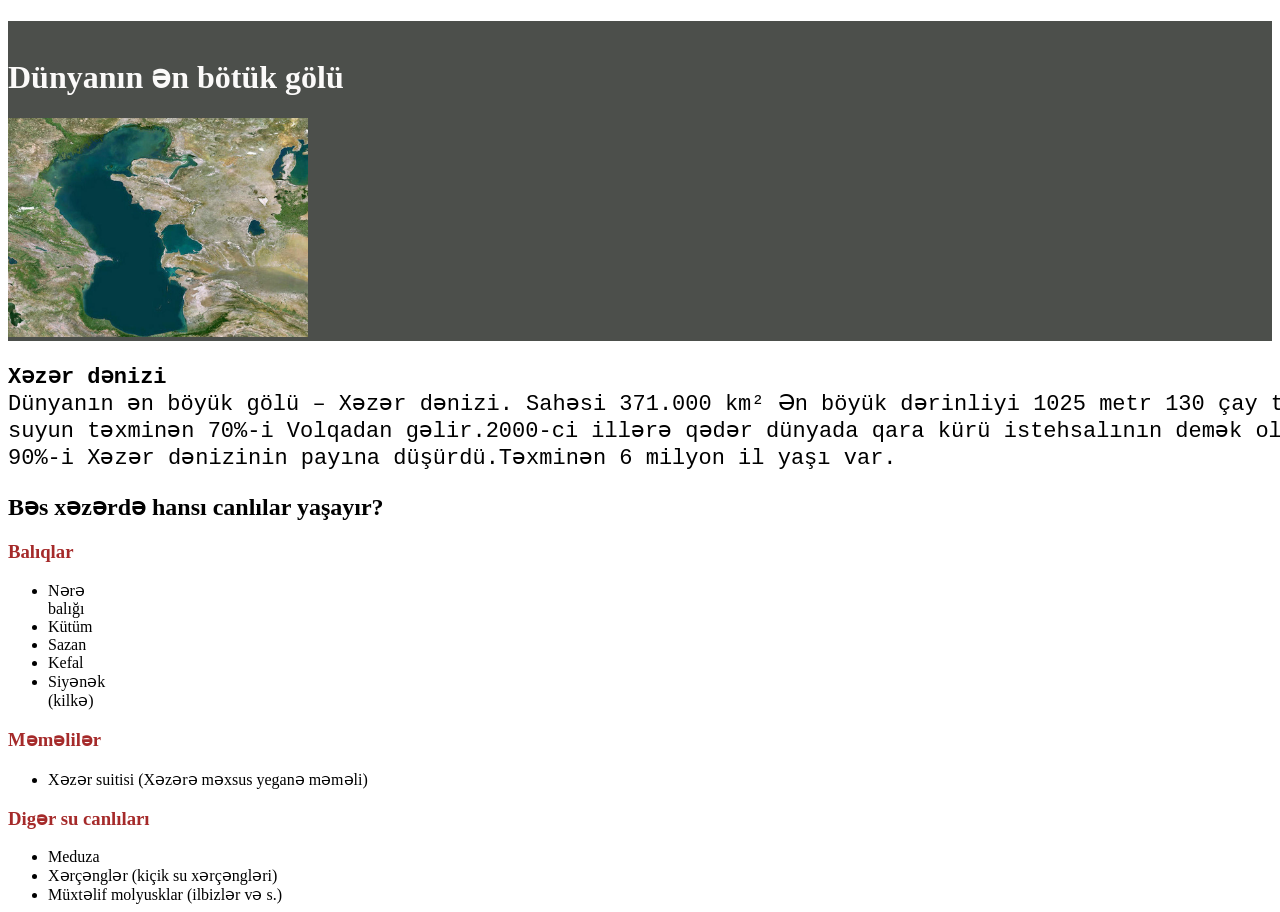
<file: anna/index.html>
<!DOCTYPE html>
<html lang="az">
<head>
    <meta charset="UTF-8">
    <meta name="viewport" content="width=device-width, initial-scale=1.0">
    <meta name="author" content="anna">
    <meta name="keywords" content="xəzər,göl">
    

    <title>Document</title>
</head>
<body>
    
    <div style="font-family: Georgia, 'Times New Roman', Times, serif;background-color: rgb(76, 79, 75);"><h1 style="color: rgb(251, 250, 249);"> <br> Dünyanın ən bötük gölü </h1>
    <img src="xezer_287576.jpg" alt="xəzər dənizi" style="width: 300px;"></div>
    <div style="font-size: 22px;"><pre><strong>Xəzər dənizi</strong>
Dünyanın ən böyük gölü – Xəzər dənizi. Sahəsi 371.000 km² Ən böyük dərinliyi 1025 metr 130 çay tökülür,
suyun təxminən 70%-i Volqadan gəlir.2000-ci illərə qədər dünyada qara kürü istehsalının demək olar ki, 
90%-i Xəzər dənizinin payına düşürdü.Təxminən 6 milyon il yaşı var.</pre></div>
<div><h2>Bəs xəzərdə hansı canlılar yaşayır?</h2>
<h3 style="color: brown;"><b>Balıqlar</b></h3>
<ul style="width: 2px;">
    <li>Nərə balığı</li>
    <li>Kütüm</li>
    <li>Sazan</li>
    <li>Kefal</li>
    <li>Siyənək (kilkə)</li>
</ul>
<h3 style="color: brown;"><b>Məməlilər</b></h3>
<ul><li>Xəzər suitisi (Xəzərə məxsus yeganə məməli)</li></ul>
<h3 style="color: brown;"><b>Digər su canlıları</b></h3>
<ul> <li>Meduza</li>
<li>Xərçənglər (kiçik su xərçəngləri)</li>
<li>Müxtəlif molyusklar (ilbizlər və s.)</li></ul>
    </div>
</body>
</html>
</file>
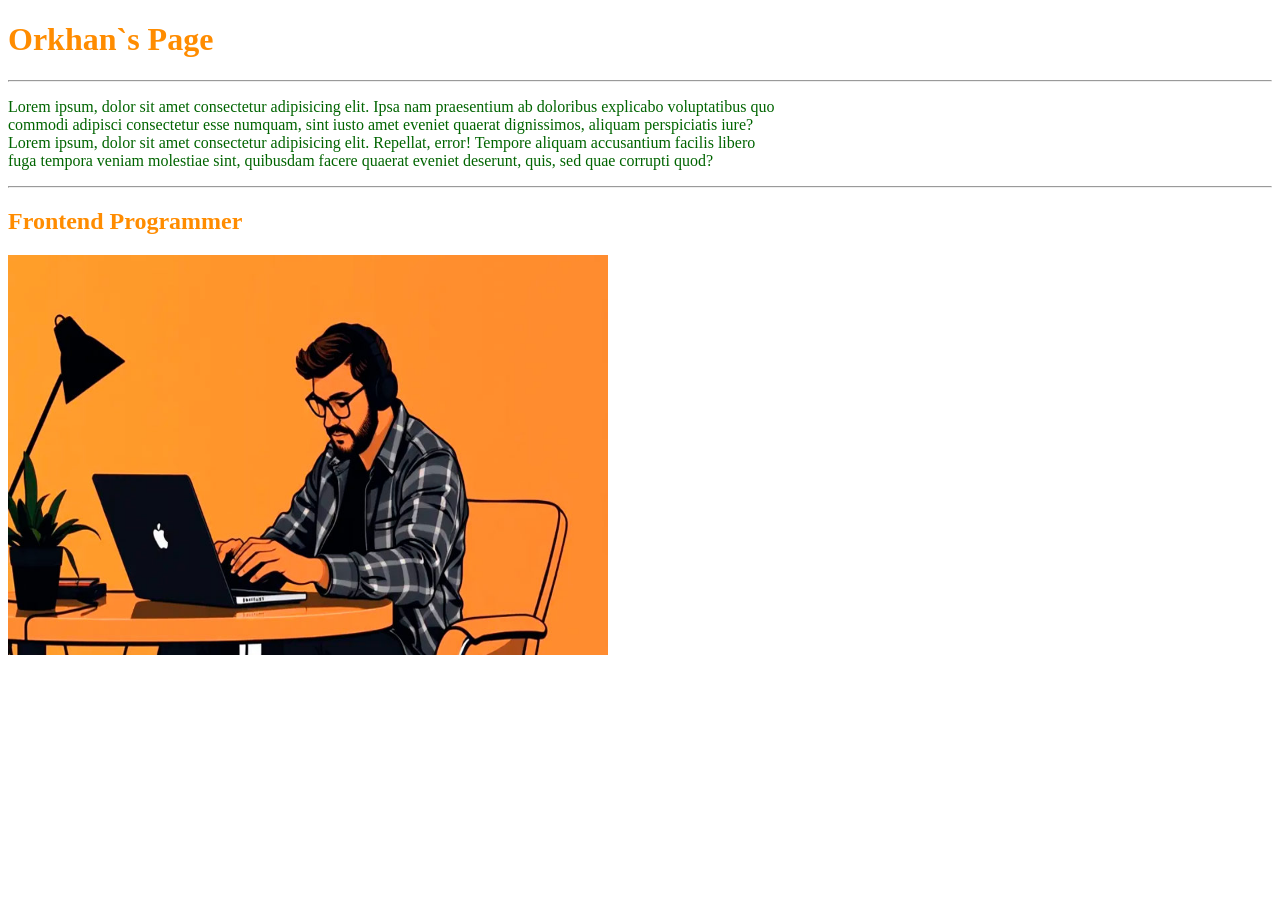
<file: orxan/index.html>
<!doctype html>
<html lang="en">
  <head>
    <meta charset="UTF-8" />
    <meta name="viewport" content="width=device-width, initial-scale=1.0" />
    <meta name="description" content="My First Page With HTML" />
    <meta name="keywords" content="HTML, Orxan, Page" />
    <meta name="author" content="Orxan Kərimov" />

    <title>Orkhan | My First HTML Page</title>
  </head>
  <body>
    <div>
      <h1 style="color: darkorange;">Orkhan`s Page</h1>
      <hr />
      <p style="color: darkgreen;">
        Lorem ipsum, dolor sit amet consectetur adipisicing elit. Ipsa nam
        praesentium ab doloribus explicabo voluptatibus quo <br />
        commodi adipisci consectetur esse numquam, sint iusto amet eveniet
        quaerat dignissimos, aliquam perspiciatis iure? <br />
        Lorem ipsum, dolor sit amet consectetur adipisicing elit. Repellat,
        error! Tempore aliquam accusantium facilis libero <br />
        fuga tempora veniam molestiae sint, quibusdam facere quaerat eveniet
        deserunt, quis, sed quae corrupti quod?
      </p>
    </div>
    <hr />
    <div>
        <h2 style="color:darkorange;">Frontend Programmer</h2>
      <img style="width: 600px; height: 400px;" src="./freelance.jpg" alt="boy sitting at notebook" />
    </div>
  </body>
</html>
</file>
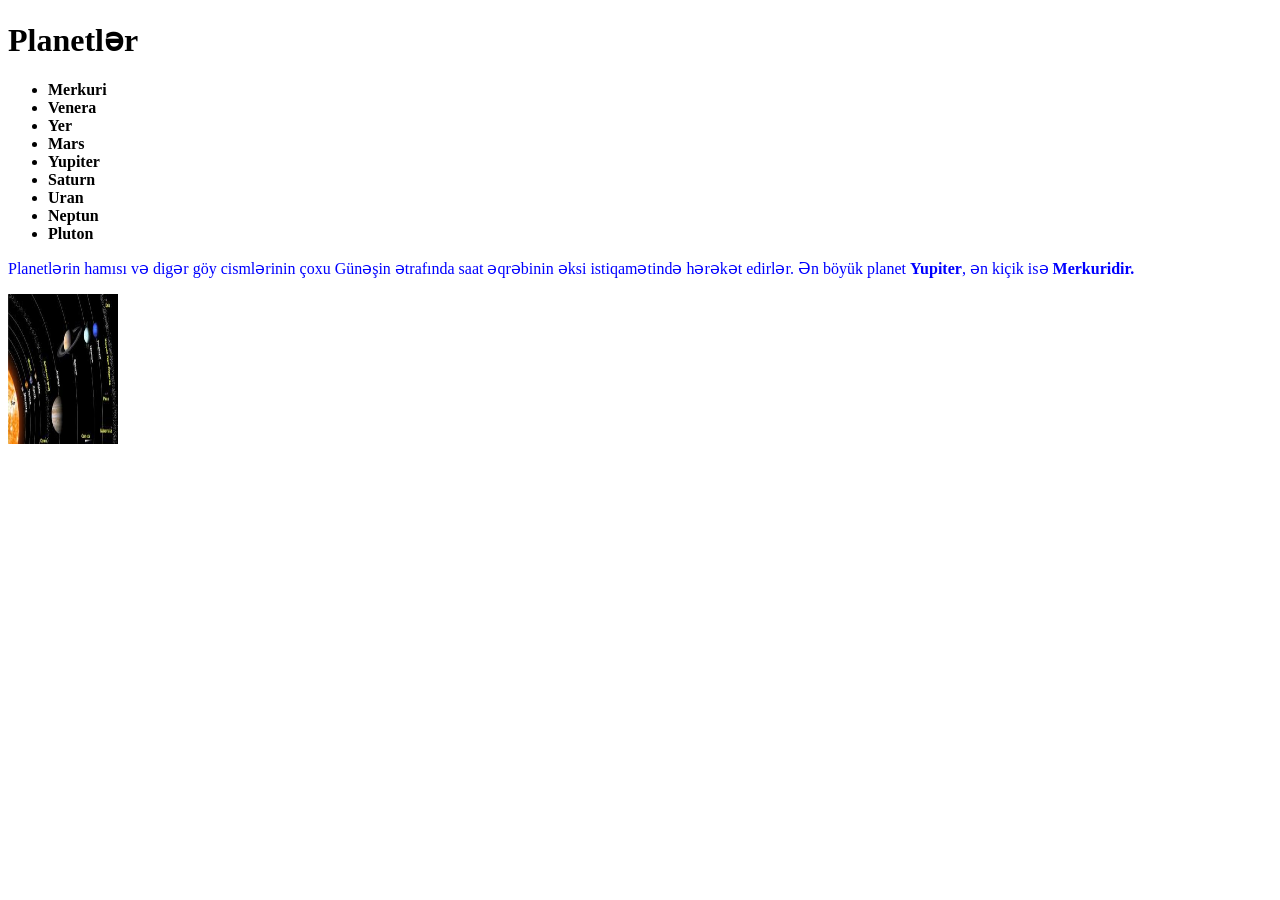
<file: zummrud/index.html>
<!DOCTYPE html>
<html>
    <head> 
    <meta charset="UTF-8">
    <meta name="viewport" content="width=device-width, initial-scale=1.0">
    <title>Document</title>
    </head>
    <body>
        <h1>Planetlər</h1>
        <strong>
        <ul>
        <li>Merkuri</li> 
        <li>Venera</li>
        <li>Yer</li>
        <li>Mars</li>
        <li>Yupiter</li>
        <li>Saturn</li>
        <li>Uran</li>
        <li>Neptun</li>
        <li>Pluton</li>
        </ul>
        </strong>
        <p style="color: blue;">Planetlərin hamısı və digər göy cismlərinin çoxu Günəşin ətrafında saat əqrəbinin əksi istiqamətində hərəkət edirlər. Ən böyük planet <b> Yupiter</b>, ən kiçik isə <b>Merkuridir.</b></b></p>
        <img src="planetler.jpg" alt="planetler.com" width="110" height="150">
    </body>
</html>
</file>
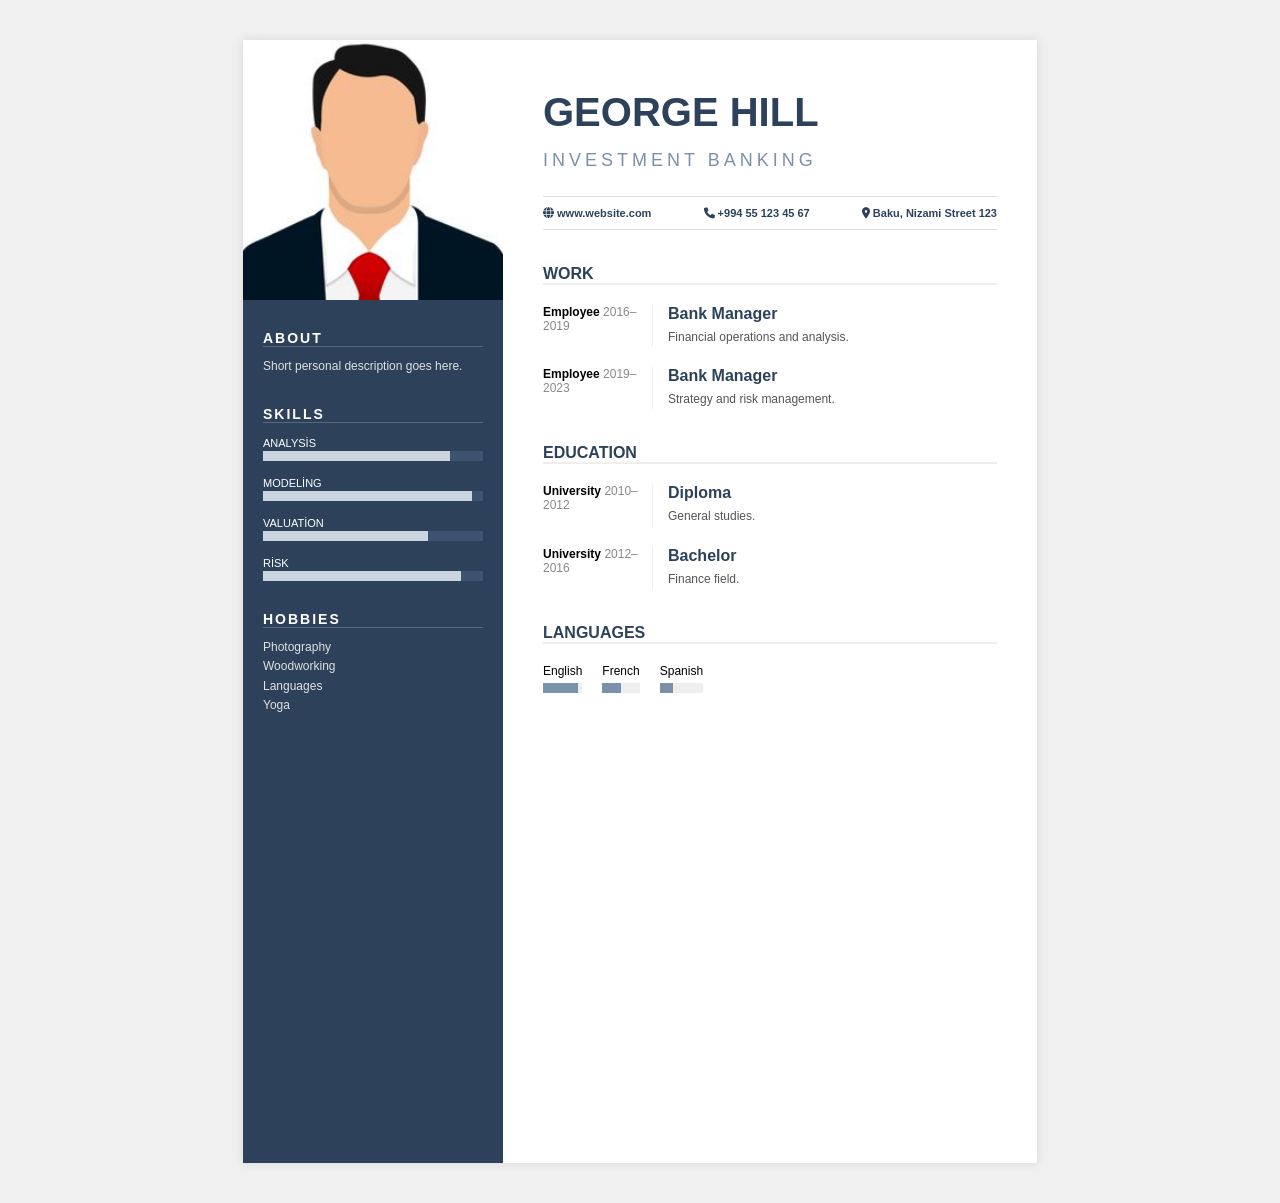
<file: orxan/task2/index.html>
<!doctype html>
<html lang="az">
  <head>
    <meta charset="UTF-8" />
    <meta name="viewport" content="width=device-width, initial-scale=1.0" />
    <title>Minimalist CV</title>
    <link rel="stylesheet" href="style.css" />
    <link
      rel="stylesheet"
      href="https://cdnjs.cloudflare.com/ajax/libs/font-awesome/6.0.0/css/all.min.css"
    />
  </head>

  <body>
    <div class="cv-wrapper">
      <!-- ===== SIDEBAR ===== -->
      <aside class="sidebar">
        <img src="./img/b9e0e30ac1ec95077b7e1d0abd250e5d.jpg" alt="profile" />

        <section class="sidebar-content">
          <!-- ABOUT -->
          <div class="side-block">
            <h3>ABOUT</h3>
            <p>Short personal description goes here.</p>
          </div>

          <!-- SKILLS -->
          <div class="side-block">
            <h3>SKILLS</h3>

            <div class="skill-box">
              <label>Analysis</label>
              <div class="progress">
                <div class="fill" style="width: 85%"></div>
              </div>
            </div>

            <div class="skill-box">
              <label>Modeling</label>
              <div class="progress">
                <div class="fill" style="width: 95%"></div>
              </div>
            </div>

            <div class="skill-box">
              <label>Valuation</label>
              <div class="progress">
                <div class="fill" style="width: 75%"></div>
              </div>
            </div>

            <div class="skill-box">
              <label>Risk</label>
              <div class="progress">
                <div class="fill" style="width: 90%"></div>
              </div>
            </div>
          </div>

          <!-- HOBBIES -->
          <div class="side-block">
            <h3>HOBBIES</h3>
            <ul class="hobby-list">
              <li>Photography</li>
              <li>Woodworking</li>
              <li>Languages</li>
              <li>Yoga</li>
            </ul>
          </div>
        </section>
      </aside>

      <!-- ===== MAIN ===== -->
      <main class="main-body">
        <!-- HEADER -->
        <header class="main-header">
          <h1>GEORGE HILL</h1>
          <p class="job-title">INVESTMENT BANKING</p>

          <div class="contact-bar">
            <span><i class="fas fa-globe"></i> www.website.com</span>
            <span><i class="fas fa-phone"></i> +994 55 123 45 67</span>
            <span
              ><i class="fas fa-map-marker-alt"></i> Baku, Nizami Street
              123</span
            >
          </div>
        </header>

        <!-- WORK EXPERIENCE -->
        <section class="info-section">
          <h2 class="section-heading">WORK</h2>

          <div class="grid-row">
            <div class="date-col">
              <strong>Employee</strong>
              <span>2016–2019</span>
            </div>
            <div class="desc-col">
              <h4>Bank Manager</h4>
              <p>Financial operations and analysis.</p>
            </div>
          </div>

          <div class="grid-row">
            <div class="date-col">
              <strong>Employee</strong>
              <span>2019–2023</span>
            </div>
            <div class="desc-col">
              <h4>Bank Manager</h4>
              <p>Strategy and risk management.</p>
            </div>
          </div>
        </section>

        <!-- EDUCATION -->
        <section class="info-section">
          <h2 class="section-heading">EDUCATION</h2>

          <div class="grid-row">
            <div class="date-col">
              <strong>University</strong>
              <span>2010–2012</span>
            </div>
            <div class="desc-col">
              <h4>Diploma</h4>
              <p>General studies.</p>
            </div>
          </div>

          <div class="grid-row">
            <div class="date-col">
              <strong>University</strong>
              <span>2012–2016</span>
            </div>
            <div class="desc-col">
              <h4>Bachelor</h4>
              <p>Finance field.</p>
            </div>
          </div>
        </section>

        <!-- LANGUAGES -->
        <section class="info-section">
          <h2 class="section-heading">LANGUAGES</h2>

          <div class="lang-wrapper">
            <div class="lang-item">
              <span>English</span>
              <div class="lang-line">
                <div class="fill" style="width: 90%"></div>
              </div>
            </div>

            <div class="lang-item">
              <span>French</span>
              <div class="lang-line">
                <div class="fill" style="width: 50%"></div>
              </div>
            </div>

            <div class="lang-item">
              <span>Spanish</span>
              <div class="lang-line">
                <div class="fill" style="width: 30%"></div>
              </div>
            </div>
          </div>
        </section>
      </main>
    </div>
  </body>
</html>
</file>
<file: orxan/task2/style.css>
* {
  margin: 0;
  padding: 0;
  box-sizing: border-box;
}

body {
  background: #f0f0f0;
  font-family: Arial, sans-serif;
  display: flex;
  justify-content: center;
  padding: 40px 0;
}

.cv-wrapper {
  width: 794px;
  min-height: 1123px;
  background: #fff;
  display: flex;
  box-shadow: 0 0 10px rgba(0, 0, 0, 0.1);
}

/* SIDEBAR */
.sidebar {
  width: 260px;
  background: #2d425a;
  color: #fff;
}

.sidebar img {
  width: 100%;
  height: auto; 
  display: block;
}

.sidebar-content {
  padding: 30px 20px;
}

.side-block {
  margin-bottom: 30px;
}

.side-block h3 {
  font-size: 14px;
  letter-spacing: 2px;
  border-bottom: 1px solid rgba(255, 255, 255, 0.2);
  margin-bottom: 10px;
  text-transform: uppercase;
}

.side-block p,
.hobby-list li {
  font-size: 12px;
  color: #e0e0e0;
  line-height: 1.6;
}

.skill-box {
  margin-bottom: 12px;
}
.skill-box label {
  font-size: 11px;
  text-transform: uppercase;
}

.progress,
.lang-line {
  height: 10px;
  background: #3e5372;
}
.fill {
  height: 100%;
  background: #cbd5e0;
}

.hobby-list {
  list-style: none;
}

/* MAIN */
.main-body {
  flex: 1;
  padding: 50px 40px;
}

.main-header h1 {
  font-size: 40px;
  color: #2d425a;
}
.job-title {
  font-size: 18px;
  color: #7b90a9;
  letter-spacing: 4px;
  margin: 15px 0 25px;
}

.contact-bar {
  border-top: 1px solid #ddd;
  border-bottom: 1px solid #ddd;
  padding: 10px 0;
  display: flex;
  justify-content: space-between;
  font-size: 11px;
  font-weight: bold;
  color: #2d425a;
}

/* SECTIONS */
.info-section {
  margin-top: 35px;
}
.section-heading {
  font-size: 16px;
  color: #2d425a;
  border-bottom: 2px solid #eee;
  margin-bottom: 20px;
}

.grid-row {
  display: flex;
  margin-bottom: 20px;
}

.date-col {
  width: 110px;
  font-size: 12px;
  border-right: 1px solid #eee;
  padding-right: 10px;
}

.date-col span {
  color: #888;
}

.desc-col {
  padding-left: 15px;
  flex: 1;
}

.desc-col h4 {
  color: #2d425a;
  margin-bottom: 5px;
}
.desc-col p {
  font-size: 12px;
  color: #555;
  line-height: 1.6;
}

/* LANG */
.lang-wrapper {
  display: flex;
  gap: 20px;
}
.lang-item span {
  font-size: 12px;
  display: block;
  margin-bottom: 5px;
}
.lang-line {
  background: #eee;
}
.lang-line .fill {
  background: #7b90a9;
}
</file>
